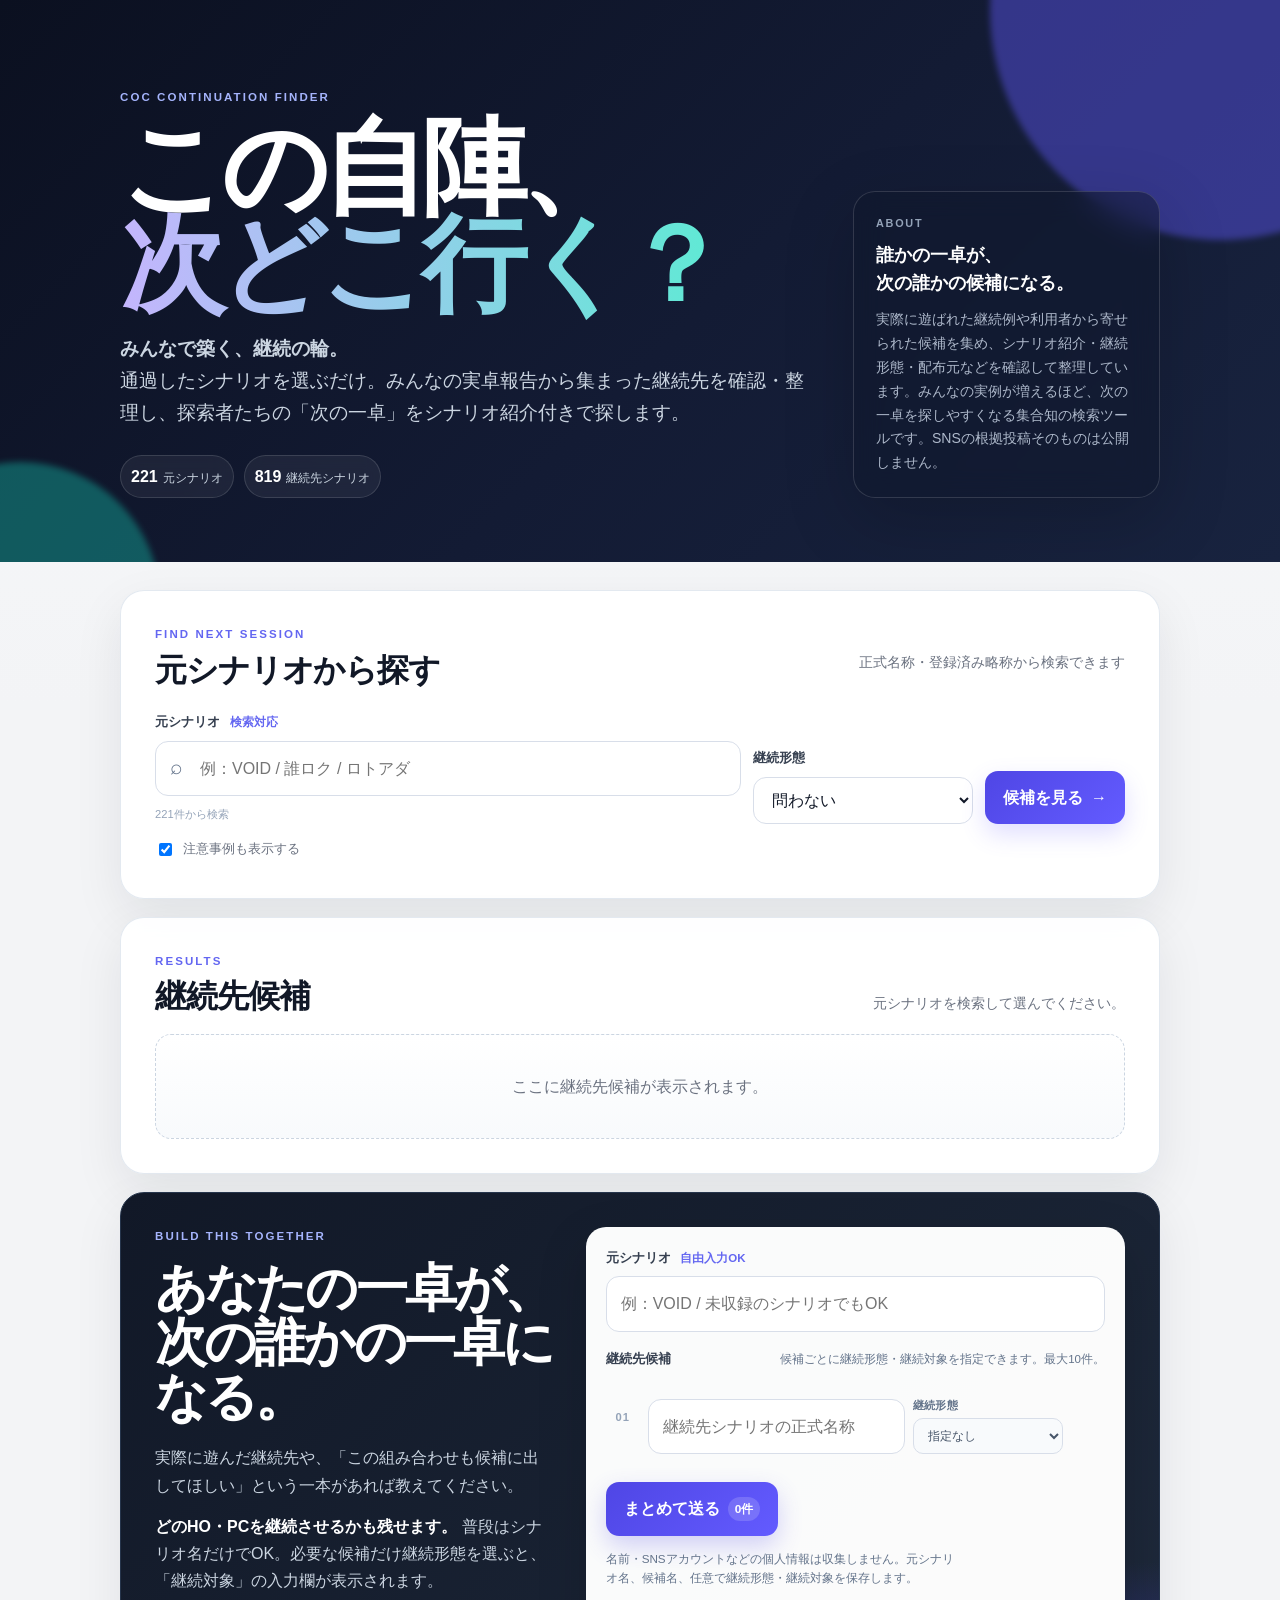
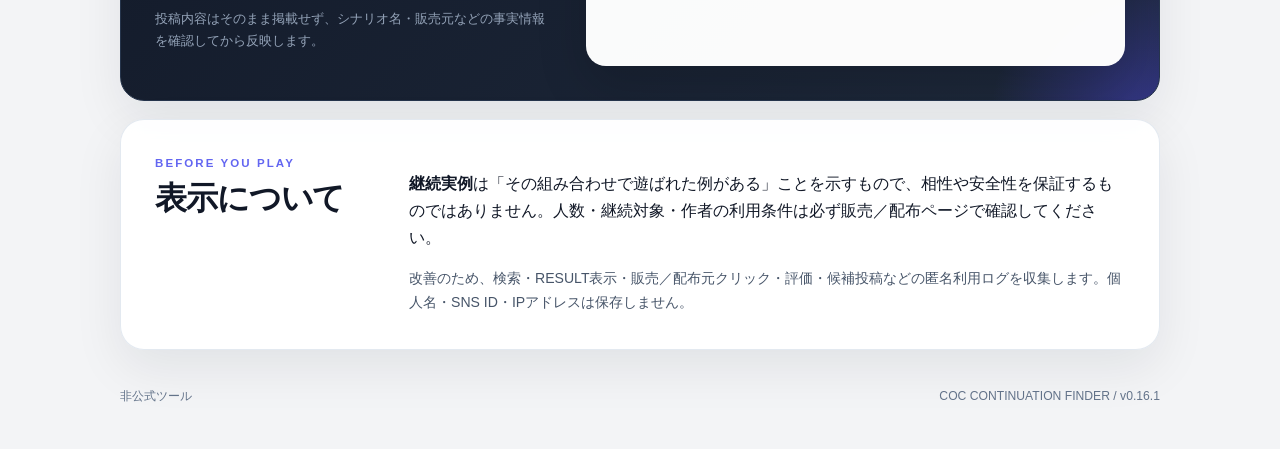
<file: index.html>
<!doctype html>
<html lang="ja">
<head>
<meta charset="utf-8">
<meta name="viewport" content="width=device-width,initial-scale=1">
<title>この自陣、次どこ行く？｜CoC継続先検索</title>
<meta name="description" content="みんなで築く、継続の輪。通過したCoCシナリオから、みんなの実卓報告を集めて確認・整理した継続先をシナリオ紹介付きで探します。">
<meta name="theme-color" content="#111827">
<meta property="og:title" content="この自陣、次どこ行く？">
<meta property="og:description" content="みんなで築く、継続の輪。誰かの一卓から集まった継続先を、次の一卓へ。">
<meta property="og:type" content="website">
<meta property="og:url" content="https://kanjiki.github.io/coc-continuation-finder/">
<meta name="twitter:card" content="summary">
<link rel="canonical" href="https://kanjiki.github.io/coc-continuation-finder/">
<link rel="stylesheet" href="styles.css?v=0.15.1"><link rel="stylesheet" href="source-search.css?v=0.15.1"><link rel="stylesheet" href="request-scope.css?v=0.15.1"><link rel="stylesheet" href="recommendation-feedback.css?v=0.15.1">
<script defer src="config.js?v=0.15.1"></script><script defer src="data/sources.js?v=0.15.1"></script><script defer src="data/part1.js?v=0.15.1"></script><script defer src="data/part2.js?v=0.15.1"></script><script defer src="data/part3.js?v=0.15.1"></script><script defer src="data/part4.js?v=0.15.1"></script><script defer src="data/part5.js?v=0.15.1"></script><script defer src="data/custom.js?v=0.15.1"></script><script defer src="app.js?v=0.15.1"></script><script defer src="stats.js?v=0.15.2"></script><script defer src="lazy-sync.js?v=0.16.1"></script><script defer src="request-scope.js?v=0.15.1"></script><script defer src="recommendation-feedback.js?v=0.15.1"></script><script defer src="analytics.js?v=0.15.1"></script>
</head>
<body>
<div id="testBanner" class="test hidden">FRIEND TEST — 使い勝手を率直に教えてください。</div>
<header class="site-hero"><div class="wrap hero-grid"><div class="hero-copy"><p class="eyebrow">COC CONTINUATION FINDER</p><h1>この自陣、<br><span>次どこ行く？</span></h1><p class="hero-lead"><strong>みんなで築く、継続の輪。</strong><br>通過したシナリオを選ぶだけ。みんなの実卓報告から集まった継続先を確認・整理し、探索者たちの「次の一卓」をシナリオ紹介付きで探します。</p><div id="heroStats" class="hero-stats" aria-label="収録データ概要"></div></div><aside class="hero-card"><p class="hero-card-label">ABOUT</p><strong>誰かの一卓が、<br>次の誰かの候補になる。</strong><p>実際に遊ばれた継続例や利用者から寄せられた候補を集め、シナリオ紹介・継続形態・配布元などを確認して整理しています。みんなの実例が増えるほど、次の一卓を探しやすくなる集合知の検索ツールです。SNSの根拠投稿そのものは公開しません。</p></aside></div></header>
<main class="wrap main-stack">
<section class="panel search-panel"><div class="section-head"><div><p class="section-kicker">FIND NEXT SESSION</p><h2>元シナリオから探す</h2></div><p class="section-note">正式名称・登録済み略称から検索できます</p></div><div class="searchrow"><label class="field source-search-field"><span>元シナリオ <em>検索対応</em></span><div class="source-picker"><div class="source-input-wrap"><span class="source-search-icon" aria-hidden="true">⌕</span><input id="sourceSearch" type="search" maxlength="160" autocomplete="off" placeholder="例：VOID / 誰ロク / ロトアダ" aria-controls="sourceResults" aria-expanded="false"><button id="sourceClear" class="source-clear hidden" type="button" aria-label="検索をクリア">×</button></div><div id="sourceResults" class="source-results hidden" role="listbox" aria-label="元シナリオ検索結果"></div></div><small id="sourceSearchMeta" class="source-search-meta"></small><select id="source" class="source-native" aria-hidden="true" tabindex="-1"><option value="">正式名称を選択</option></select></label><label class="field"><span>継続形態</span><select id="scope"><option value="">問わない</option><option value="group">自陣全員・複数人</option><option value="pair">ペア（PC＋PC）</option><option value="tie">タイマン（KPC＋PC）</option><option value="solo">1人・HO単位</option></select></label><button id="go" class="primary-action" type="button">候補を見る <span aria-hidden="true">→</span></button></div><label class="check"><input type="checkbox" id="caution" checked> 注意事例も表示する</label></section>
<section class="panel results-panel"><div class="resulthead"><div><p class="section-kicker">RESULTS</p><h2>継続先候補</h2></div><span id="summary" class="muted">元シナリオを検索して選んでください。</span></div><div id="results" class="empty">ここに継続先候補が表示されます。</div></section>
<section id="requestPanel" class="panel contribute-panel"><div class="contribute-copy"><p class="section-kicker light">BUILD THIS TOGETHER</p><h2>あなたの一卓が、<br>次の誰かの一卓になる。</h2><p>実際に遊んだ継続先や、「この組み合わせも候補に出してほしい」という一本があれば教えてください。</p><p><strong>どのHO・PCを継続させるかも残せます。</strong> 普段はシナリオ名だけでOK。必要な候補だけ継続形態を選ぶと、「継続対象」の入力欄が表示されます。</p><p class="contribute-small">投稿内容はそのまま掲載せず、シナリオ名・販売元などの事実情報を確認してから反映します。</p></div><div class="contribute-form"><label class="field"><span>元シナリオ <em>自由入力OK</em></span><input id="requestSource" type="text" list="requestSourceList" maxlength="160" autocomplete="off" placeholder="例：VOID / 未収録のシナリオでもOK"></label><datalist id="requestSourceList"></datalist><div class="field candidate-fieldset"><div class="field-title"><span>継続先候補</span><small>候補ごとに継続形態・継続対象を指定できます。最大10件。</small></div><div id="candidateFields" class="candidate-fields"></div></div><div class="request-actions"><button id="sendRequest" class="contribute-button" type="button">まとめて送る <span id="requestCount">0件</span></button><p id="requestStatus" class="request-status" aria-live="polite"></p></div><p class="privacy-note">名前・SNSアカウントなどの個人情報は収集しません。元シナリオ名、候補名、任意で継続形態・継続対象を保存します。</p></div></section>
<section id="feedback" class="panel feedback-panel hidden"><p class="section-kicker">FRIEND TEST</p><h2>30秒だけ感想</h2><p class="muted">この形式を今後使いたいですか？</p><div class="choices"><button data-intent="ぜひ使いたい">ぜひ使いたい</button><button data-intent="条件次第">条件次第</button><button data-intent="使わない">使わない</button></div><textarea id="comment" rows="3" placeholder="迷った点、足りない情報など（任意）"></textarea><button id="sendFeedback" type="button">回答文をコピー</button><p id="feedbackStatus" class="muted"></p></section>
<section class="panel note-panel"><div><p class="section-kicker">BEFORE YOU PLAY</p><h2>表示について</h2></div><div><p><b>継続実例</b>は「その組み合わせで遊ばれた例がある」ことを示すもので、相性や安全性を保証するものではありません。人数・継続対象・作者の利用条件は必ず販売／配布ページで確認してください。</p><p class="muted">改善のため、検索・RESULT表示・販売／配布元クリック・評価・候補投稿などの匿名利用ログを収集します。個人名・SNS ID・IPアドレスは保存しません。</p></div></section>
</main>
<footer class="wrap footer-inner"><span>非公式ツール</span><span>COC CONTINUATION FINDER / v0.16.1</span></footer><div id="toast" class="toast"></div>
</body></html>
</file>
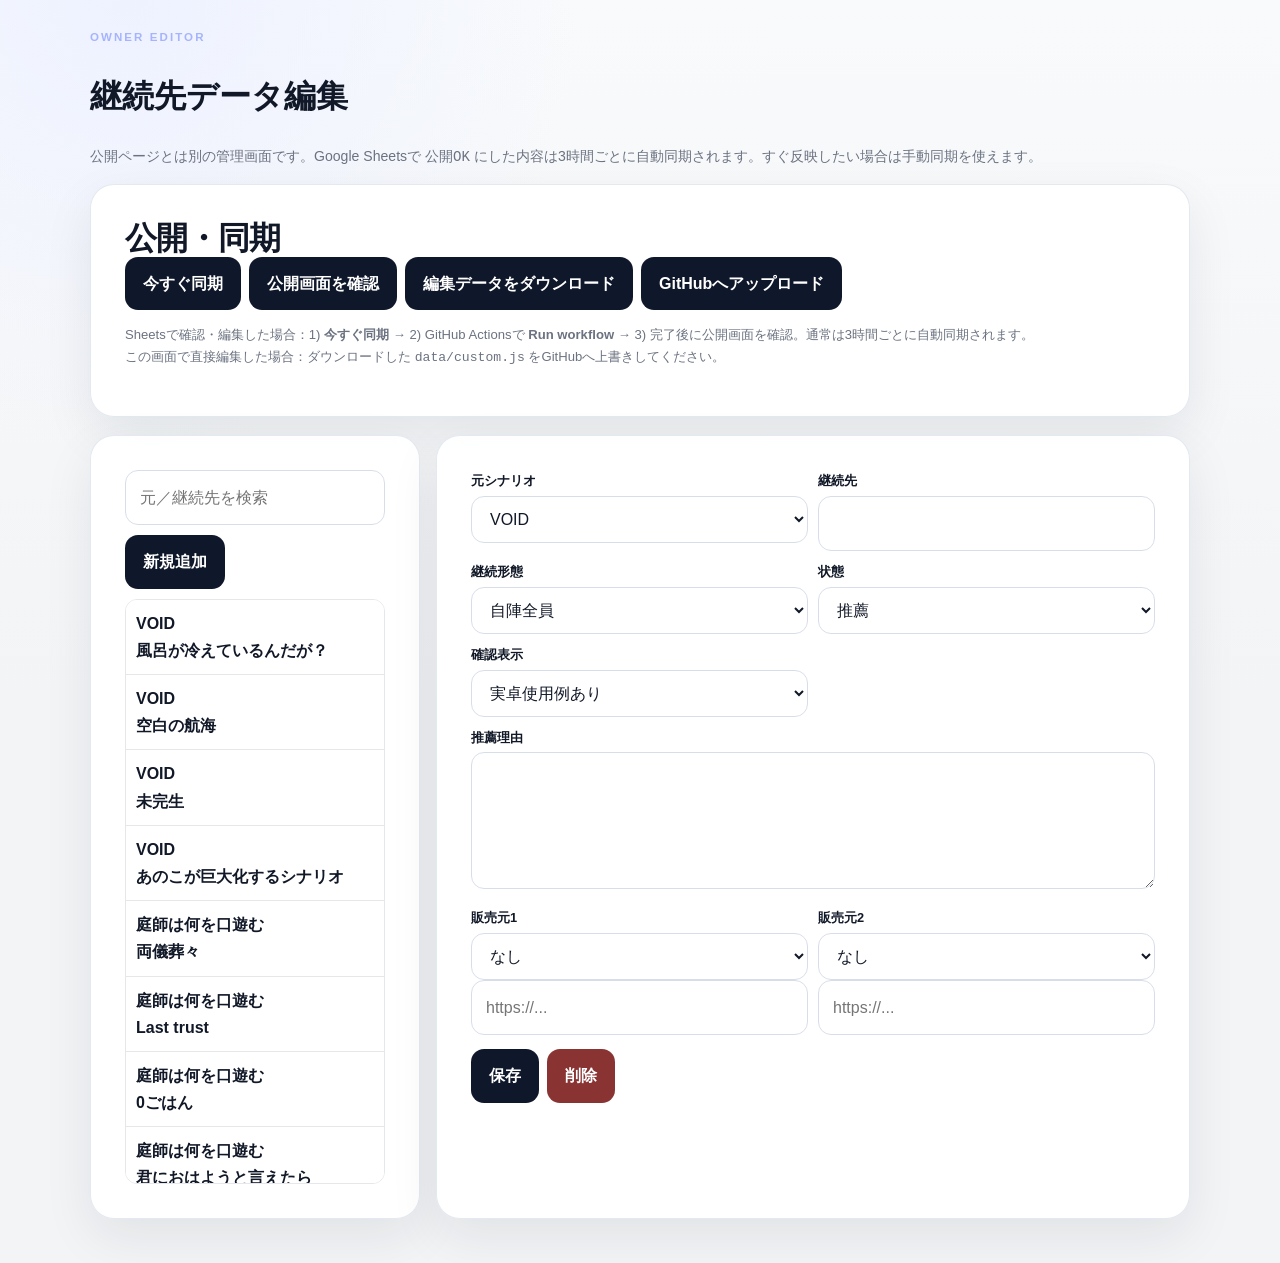
<file: manage.html>
<!doctype html><html lang="ja"><head><meta charset="utf-8"><meta name="viewport" content="width=device-width,initial-scale=1"><title>継続先データ編集</title><meta name="robots" content="noindex,nofollow"><link rel="stylesheet" href="styles.css"><style>.admin{width:min(1100px,calc(100% - 24px));margin:28px auto}.grid{display:grid;grid-template-columns:330px 1fr;gap:16px}.list{max-height:65vh;overflow:auto;border:1px solid var(--line);border-radius:12px}.item{display:block;width:100%;text-align:left;background:#fff;color:var(--ink);border:0;border-bottom:1px solid var(--line);border-radius:0;padding:10px}.item.active{background:var(--soft)}.form{display:grid;grid-template-columns:1fr 1fr;gap:10px}.wide{grid-column:1/-1}.form label{display:block;font-size:.8rem;font-weight:700;margin-bottom:4px}.toolbar{display:flex;gap:8px;flex-wrap:wrap}.toolbar button,.toolbar a{width:auto}.danger{background:#8a3333!important}.help{font-size:.82rem;color:var(--muted)}@media(max-width:760px){.grid{grid-template-columns:1fr}.list{max-height:280px}.form{grid-template-columns:1fr}.wide{grid-column:auto}}</style><script defer src="data/sources.js"></script><script defer src="data/part1.js"></script><script defer src="data/part2.js"></script><script defer src="data/part3.js"></script><script defer src="data/part4.js"></script><script defer src="data/part5.js"></script><script defer src="data/custom.js"></script><script defer src="manage.js"></script></head><body><main class="admin"><p class="eyebrow">OWNER EDITOR</p><h1>継続先データ編集</h1><p class="muted">公開ページとは別の管理画面です。Google Sheetsで <code>公開OK</code> にした内容は3時間ごとに自動同期されます。すぐ反映したい場合は手動同期を使えます。</p><section class="panel"><h2>公開・同期</h2><div class="toolbar"><a class="button" href="https://github.com/kanjiki/coc-continuation-finder/actions/workflows/sync-sheet.yml" target="_blank" rel="noopener">今すぐ同期</a><a class="button" href="./" target="_blank">公開画面を確認</a><button id="download">編集データをダウンロード</button><a class="button" id="upload" href="https://github.com/kanjiki/coc-continuation-finder/upload/main/data" target="_blank">GitHubへアップロード</a></div><p class="help">Sheetsで確認・編集した場合：1) <b>今すぐ同期</b> → 2) GitHub Actionsで <b>Run workflow</b> → 3) 完了後に公開画面を確認。通常は3時間ごとに自動同期されます。<br>この画面で直接編集した場合：ダウンロードした <code>data/custom.js</code> をGitHubへ上書きしてください。</p></section><div class="grid"><section class="panel"><input id="filter" type="text" placeholder="元／継続先を検索"><div class="toolbar" style="margin:10px 0"><button id="new">新規追加</button></div><div id="list" class="list"></div></section><section class="panel"><div class="form"><div><label>元シナリオ</label><select id="src"></select></div><div><label>継続先</label><input id="target" type="text"></div><div><label>継続形態</label><select id="scope"><option>自陣全員</option><option>自陣全員／複数人</option><option>複数人</option><option>ペア</option><option>1人／HO単位</option><option>指定なし</option></select></div><div><label>状態</label><select id="status"><option>推薦</option><option>注意</option></select></div><div><label>確認表示</label><select id="evidence"><option>実卓完走例あり</option><option>実卓使用例あり</option><option>公式情報あり</option><option>継続実例あり</option><option>利用時要確認</option></select></div><div></div><div class="wide"><label>推薦理由</label><textarea id="reason" rows="4"></textarea></div><div><label>販売元1</label><select id="p1"><option value="">なし</option><option>BOOTH</option><option>pixiv</option><option>TALTO</option><option>その他</option></select><input id="u1" type="url" placeholder="https://..."></div><div><label>販売元2</label><select id="p2"><option value="">なし</option><option>BOOTH</option><option>pixiv</option><option>TALTO</option><option>その他</option></select><input id="u2" type="url" placeholder="https://..."></div></div><div class="toolbar" style="margin-top:14px"><button id="save">保存</button><button id="remove" class="danger">削除</button></div><p id="msg" class="help"></p></section></div></main></body></html>
</file>
<file: styles.css>
:root{--bg:#f3f4f6;--paper:#ffffff;--ink:#111827;--muted:#6b7280;--line:#e5e7eb;--accent:#635bff;--accent2:#14b8a6;--navy:#0f172a;--soft:#f8fafc;--good:#e8f7ef;--good-ink:#166534;--warn:#fff4dc;--warn-ink:#92400e;--shadow:0 18px 50px rgba(15,23,42,.08)}*{box-sizing:border-box}html{scroll-behavior:smooth}body{margin:0;background:radial-gradient(circle at 10% 0,#eef2ff 0,transparent 28rem),linear-gradient(#f8fafc,#f3f4f6 44rem);color:var(--ink);font-family:-apple-system,BlinkMacSystemFont,"Segoe UI","Noto Sans JP",sans-serif;line-height:1.7}.wrap{width:min(1040px,calc(100% - 28px));margin:auto}.hidden{display:none!important}.invisible{visibility:hidden}.test{position:sticky;top:0;z-index:20;background:#111827;color:#fff;text-align:center;padding:8px 14px;font-size:.78rem;font-weight:800;letter-spacing:.08em}.site-hero{position:relative;overflow:hidden;background:linear-gradient(135deg,#0b1020 0%,#131b34 55%,#18233f 100%);color:#fff}.site-hero:before,.site-hero:after{content:"";position:absolute;border-radius:999px;filter:blur(3px);opacity:.42}.site-hero:before{width:460px;height:460px;background:#635bff;right:-170px;top:-220px}.site-hero:after{width:280px;height:280px;background:#14b8a6;left:-120px;bottom:-180px}.hero-grid{position:relative;z-index:1;display:grid;grid-template-columns:minmax(0,1.45fr) minmax(280px,.65fr);gap:48px;align-items:end;padding:76px 0 64px}.eyebrow,.section-kicker{font-size:.72rem;letter-spacing:.18em;font-weight:900;text-transform:uppercase}.eyebrow{color:#a5b4fc}.hero-copy h1{font-size:clamp(3.2rem,9vw,6.6rem);line-height:.92;letter-spacing:-.065em;margin:.3rem 0 1.25rem;font-weight:900}.hero-copy h1 span{background:linear-gradient(90deg,#c4b5fd,#5eead4);-webkit-background-clip:text;background-clip:text;color:transparent}.hero-lead{max-width:720px;color:#cbd5e1;font-size:clamp(1rem,2.1vw,1.18rem);margin:0}.hero-stats{display:flex;gap:10px;flex-wrap:wrap;margin-top:26px}.hero-stats span{display:inline-flex;align-items:baseline;gap:5px;padding:7px 10px;border:1px solid rgba(255,255,255,.13);background:rgba(255,255,255,.06);border-radius:999px;color:#cbd5e1;font-size:.78rem;backdrop-filter:blur(8px)}.hero-stats b{font-size:1rem;color:#fff}.hero-card{border:1px solid rgba(255,255,255,.14);background:rgba(15,23,42,.5);padding:22px;border-radius:22px;box-shadow:0 22px 70px rgba(0,0,0,.18);backdrop-filter:blur(14px)}.hero-card-label{font-size:.68rem;letter-spacing:.16em;color:#94a3b8;font-weight:900;margin:0 0 9px}.hero-card strong{display:block;font-size:1.14rem;line-height:1.5}.hero-card p:last-child{color:#aeb9cb;font-size:.88rem;margin:12px 0 0}.main-stack{padding:28px 0 8px}.panel{background:rgba(255,255,255,.94);border:1px solid rgba(226,232,240,.95);border-radius:24px;padding:clamp(20px,4vw,34px);margin-bottom:18px;box-shadow:var(--shadow);backdrop-filter:blur(10px)}.section-head,.resulthead{display:flex;justify-content:space-between;gap:18px;align-items:flex-end}.section-kicker{color:#6366f1;margin:0 0 6px}.section-kicker.light{color:#a5b4fc}.panel h2{font-size:clamp(1.45rem,3vw,2rem);line-height:1.2;letter-spacing:-.035em;margin:0}.section-note,.muted{color:var(--muted);font-size:.88rem}.searchrow{display:grid;grid-template-columns:minmax(0,1fr) 220px auto;gap:12px;align-items:end;margin-top:22px}.field{display:grid;gap:7px}.field>span,.field-title>span{font-size:.82rem;font-weight:800;color:#374151}.field em{font-style:normal;color:#6366f1;margin-left:6px;font-size:.72rem}.field-title{display:flex;justify-content:space-between;gap:10px;align-items:baseline}.field-title small{font-size:.72rem;color:#64748b}select,button,textarea,input{font:inherit}select,textarea,input[type="text"],input[type="url"]{width:100%;border:1px solid #d8dee9;border-radius:13px;background:#fff;padding:13px 14px;color:var(--ink);outline:0;transition:border-color .18s,box-shadow .18s,transform .18s}select:focus,textarea:focus,input:focus{border-color:#818cf8;box-shadow:0 0 0 4px rgba(99,102,241,.12)}button,.button{border:0;border-radius:13px;padding:13px 18px;background:var(--navy);color:#fff;font-weight:800;cursor:pointer;text-decoration:none;display:inline-flex;align-items:center;justify-content:center;gap:8px;transition:transform .18s,filter .18s,box-shadow .18s}button:hover,.button:hover{filter:brightness(1.05);transform:translateY(-1px)}button:disabled{opacity:.55;cursor:wait;transform:none}.primary-action{min-height:50px;background:linear-gradient(135deg,#4f46e5,#635bff);box-shadow:0 10px 24px rgba(99,91,255,.2)}.check{display:inline-flex;gap:8px;align-items:center;margin-top:14px;color:var(--muted);font-size:.84rem}.results-panel{overflow:hidden}.empty{text-align:center;border:1px dashed #cbd5e1;border-radius:16px;padding:38px 18px;color:var(--muted);margin-top:18px;background:linear-gradient(180deg,#fff,#f8fafc)}.cards{display:grid;grid-template-columns:repeat(2,minmax(0,1fr));gap:14px;margin-top:18px}.card{position:relative;border:1px solid #e2e8f0;border-radius:18px;padding:20px;background:linear-gradient(180deg,#fff,#fbfcfe);box-shadow:0 10px 26px rgba(15,23,42,.045);transition:transform .18s,box-shadow .18s,border-color .18s}.card:hover{transform:translateY(-2px);box-shadow:0 16px 38px rgba(15,23,42,.08);border-color:#c7d2fe}.card.caution{background:linear-gradient(180deg,#fffaf0,#fffbf5);border-color:#f2d6a3}.cardtop{display:flex;justify-content:space-between;gap:14px;align-items:flex-start}.card h3{margin:0;font-size:1.14rem;line-height:1.45;letter-spacing:-.01em}.status-dot{width:10px;height:10px;border-radius:999px;flex:0 0 auto;margin-top:7px;box-shadow:0 0 0 5px rgba(22,163,74,.08)}.status-dot.good{background:#22c55e}.status-dot.warn{background:#f59e0b;box-shadow:0 0 0 5px rgba(245,158,11,.1)}.badges{display:flex;gap:6px;flex-wrap:wrap;margin:11px 0}.badge{font-size:.7rem;padding:4px 8px;border-radius:999px;background:#eef2f7;color:#475569;font-weight:800}.badge.good{background:var(--good);color:var(--good-ink)}.badge.warn{background:var(--warn);color:var(--warn-ink)}.reason{margin:9px 0 15px;color:#475569;font-size:.92rem}.markets{display:flex;gap:7px;flex-wrap:wrap;align-items:center;border-top:1px solid #edf0f4;padding-top:12px}.markets b{font-size:.73rem;color:#64748b;margin-right:2px}.markets a{text-decoration:none;border:1px solid #d8dee9;background:#fff;border-radius:999px;padding:6px 10px;font-size:.76rem;font-weight:800;color:#334155;transition:border-color .18s,background .18s}.markets a:hover{border-color:#a5b4fc;background:#f5f7ff}.markets a span{margin-left:4px;color:#6366f1}.pending{font-size:.78rem;color:var(--muted)}.contribute-panel{display:grid;grid-template-columns:minmax(0,.85fr) minmax(0,1.15fr);gap:32px;background:linear-gradient(135deg,#111827 0%,#1e293b 100%);border-color:#26354c;color:#fff;overflow:hidden;position:relative}.contribute-panel:after{content:"";position:absolute;width:320px;height:320px;border-radius:50%;background:radial-gradient(circle,#4f46e5 0,transparent 70%);right:-150px;bottom:-180px;opacity:.45;pointer-events:none}.contribute-copy,.contribute-form{position:relative;z-index:1}.contribute-copy h2{font-size:clamp(2rem,4.6vw,3.25rem);line-height:1.05;margin:8px 0 20px;letter-spacing:-.055em}.contribute-copy p{color:#cbd5e1;margin:0 0 14px}.contribute-copy strong{color:#fff}.contribute-small{font-size:.8rem!important;color:#94a3b8!important}.contribute-form{background:rgba(255,255,255,.98);color:var(--ink);border-radius:20px;padding:20px;box-shadow:0 18px 50px rgba(0,0,0,.16)}.candidate-fieldset{margin-top:16px}.candidate-fields{display:grid;gap:8px;margin-top:9px}.candidate-row{display:grid;grid-template-columns:34px minmax(0,1fr) 34px;gap:8px;align-items:center}.candidate-number{font-size:.7rem;color:#94a3b8;font-weight:900;text-align:center;letter-spacing:.08em}.candidate-remove{width:34px;height:34px;padding:0;border-radius:10px;background:#f1f5f9;color:#64748b;font-size:1.1rem;box-shadow:none}.candidate-remove:hover{background:#e2e8f0;color:#111827}.request-actions{display:flex;align-items:center;gap:14px;flex-wrap:wrap;margin-top:18px}.contribute-button{background:linear-gradient(135deg,#4f46e5,#635bff);box-shadow:0 10px 24px rgba(79,70,229,.24)}.contribute-button span{display:inline-flex;min-width:32px;justify-content:center;background:rgba(255,255,255,.16);padding:2px 7px;border-radius:999px;font-size:.74rem}.contribute-button.ready{box-shadow:0 12px 30px rgba(79,70,229,.34)}.request-status{margin:0;color:#475569;font-size:.8rem}.privacy-note{margin:13px 0 0;color:#64748b;font-size:.73rem}.choices{display:flex;gap:8px;flex-wrap:wrap;margin:12px 0}.choices button{background:#eef2f7;color:var(--ink);box-shadow:none}.choices button.active{background:#111827;color:#fff}#comment{margin:4px 0 10px}.note-panel{display:grid;grid-template-columns:230px minmax(0,1fr);gap:24px;align-items:start}.note-panel p:last-child{margin:0;color:#475569}.footer-inner{display:flex;justify-content:space-between;gap:18px;padding:10px 0 42px;color:#64748b;font-size:.76rem}.toast{position:fixed;right:18px;bottom:18px;z-index:30;background:#111827;color:#fff;padding:11px 15px;border-radius:12px;box-shadow:0 14px 40px rgba(15,23,42,.22);opacity:0;pointer-events:none;transform:translateY(8px);transition:.2s}.toast.show{opacity:1;transform:translateY(0)}@media(max-width:860px){.hero-grid,.contribute-panel{grid-template-columns:1fr}.hero-card{max-width:580px}.cards{grid-template-columns:1fr}.note-panel{grid-template-columns:1fr}.contribute-panel{gap:20px}}@media(max-width:680px){.hero-grid{padding:56px 0 44px;gap:28px}.hero-copy h1{font-size:clamp(3rem,15vw,4.8rem)}.searchrow{grid-template-columns:1fr}.searchrow button{width:100%}.section-head,.resulthead{display:block}.section-note,.resulthead .muted{display:block;margin-top:7px}.field-title{display:block}.field-title small{display:block;margin-top:3px}.candidate-row{grid-template-columns:26px minmax(0,1fr) 32px}.contribute-form{padding:16px}.footer-inner{display:block}.footer-inner span{display:block;margin-top:3px}}
</file>
<file: source-search.css>
.source-search-field{min-width:0}.source-picker{position:relative}.source-input-wrap{position:relative}.source-input-wrap input[type="search"]{width:100%;min-height:50px;border:1px solid #d8dee9;border-radius:13px;background:#fff;padding:13px 44px;color:var(--ink);outline:0;transition:border-color .18s,box-shadow .18s}.source-input-wrap input[type="search"]:focus{border-color:#818cf8;box-shadow:0 0 0 4px rgba(99,102,241,.12)}.source-input-wrap input[type="search"]::-webkit-search-cancel-button{display:none}.source-search-icon{position:absolute;left:15px;top:50%;transform:translateY(-52%);z-index:1;color:#64748b;font-size:1.3rem;line-height:1;pointer-events:none}.source-clear{position:absolute;right:8px;top:50%;transform:translateY(-50%);width:34px;height:34px;padding:0;border-radius:10px;background:#f1f5f9;color:#64748b;box-shadow:none;font-size:1.05rem;z-index:2}.source-clear:hover{transform:translateY(-50%);filter:none;background:#e2e8f0;color:#111827}.source-results{position:absolute;z-index:15;top:calc(100% + 7px);left:0;right:0;max-height:330px;overflow:auto;padding:6px;background:rgba(255,255,255,.99);border:1px solid #dbe2ec;border-radius:15px;box-shadow:0 18px 45px rgba(15,23,42,.16);backdrop-filter:blur(12px)}.source-result{width:100%;display:flex;justify-content:space-between;align-items:center;gap:12px;padding:11px 12px;border-radius:10px;background:transparent;color:#172033;text-align:left;box-shadow:none}.source-result:hover,.source-result:focus{transform:none;filter:none;background:#f1f5ff;outline:none}.source-result span{font-weight:800;line-height:1.35}.source-result small{flex:0 0 auto;color:#94a3b8;font-size:.66rem;font-weight:800;letter-spacing:.04em}.source-nohit{padding:18px 12px;color:#64748b;font-size:.82rem;text-align:center}.source-search-meta{display:block;min-height:1.2em;margin-top:2px;color:#94a3b8;font-size:.7rem}.source-native{display:none!important}@media(max-width:680px){.source-results{max-height:280px}.source-result{align-items:flex-start}.source-result small{display:none}}
</file>
<file: request-scope.css>
.candidate-fields{gap:10px}.candidate-row{grid-template-columns:34px minmax(0,1fr) 34px;align-items:start;padding:10px 0;border-bottom:1px solid #eef2f7}.candidate-row:last-child{border-bottom:0}.candidate-main{display:grid;grid-template-columns:minmax(0,1fr) 150px;gap:8px;align-items:end}.candidate-scope-wrap{display:grid;gap:4px}.candidate-inline-label,.candidate-target-title{font-size:.68rem;font-weight:900;color:#64748b;letter-spacing:.02em}.candidate-scope-select{padding:9px 10px;border-radius:10px;font-size:.78rem;background:#f8fafc;color:#475569;border:1px solid #d8dee9}.candidate-detail-fields{grid-column:2/3;margin-top:8px;padding:11px 12px;border:1px solid #e2e8f0;border-radius:12px;background:#f8fafc}.candidate-target-title{margin-bottom:7px;color:#475569}.candidate-pair-fields,.candidate-tiebreak-fields{display:grid;grid-template-columns:repeat(2,minmax(0,1fr));gap:8px}.mini-field{display:grid;gap:5px}.mini-field>span{font-size:.7rem;font-weight:800;color:#64748b}.mini-field input{padding:9px 10px;border-radius:10px;font-size:.84rem}.candidate-number{padding-top:12px}.candidate-remove{margin-top:7px}.privacy-note{max-width:54ch}@media(max-width:680px){.candidate-row{grid-template-columns:24px minmax(0,1fr) 30px}.candidate-main{grid-template-columns:1fr}.candidate-scope-select{width:100%}.candidate-detail-fields{grid-column:2/3}.candidate-pair-fields,.candidate-tiebreak-fields{grid-template-columns:1fr}.candidate-remove{margin-top:8px}}
</file>
<file: recommendation-feedback.css>
@import url("source-search.css");
.special-note{display:flex;align-items:center;gap:8px;width:max-content;max-width:100%;margin:11px 0 8px;padding:7px 10px;border-radius:12px;font-size:.72rem;font-weight:900;letter-spacing:.02em}.special-note span{font-size:.66rem;letter-spacing:.08em}.special-note strong{font-size:.8rem}.special-note-r18{background:linear-gradient(135deg,#fff1f2,#ffe4e6);color:#9f1239;border:1px solid #fda4af;box-shadow:0 5px 14px rgba(190,24,93,.08)}.special-note-r18 span{color:#be123c}.special-note-r18 strong{display:inline-flex;align-items:center;justify-content:center;min-width:36px;padding:2px 7px;border-radius:999px;background:#be123c;color:#fff;letter-spacing:.06em}.recommendation-feedback{margin-top:14px;padding-top:14px;border-top:1px solid #edf0f4;display:grid;grid-template-columns:minmax(0,1fr) auto;gap:10px 14px;align-items:center}.recommendation-feedback-copy{display:grid;gap:1px}.recommendation-feedback-copy span{font-size:.78rem;font-weight:900;color:#334155}.recommendation-feedback-copy small{font-size:.68rem;color:#94a3b8}.recommendation-feedback-actions{display:flex;gap:7px;flex-wrap:wrap;justify-content:flex-end}.rec-vote{padding:7px 10px;border-radius:999px;background:#f8fafc;color:#475569;border:1px solid #dbe2ea;box-shadow:none;font-size:.72rem;font-weight:850;line-height:1}.rec-vote:hover{transform:translateY(-1px);background:#fff;border-color:#a5b4fc}.rec-vote-fit.selected{background:#e8f7ef;color:#166534;border-color:#bbdfc8}.rec-vote-doubt.selected{background:#fff4dc;color:#92400e;border-color:#f1d09a}.rec-vote:disabled{cursor:default;opacity:.8;transform:none}.recommendation-feedback-status{grid-column:1/-1;min-height:1em;font-size:.68rem;color:#64748b}.recommendation-feedback-status[data-state="success"]{color:#166534}.recommendation-feedback-status[data-state="error"]{color:#b91c1c}@media(max-width:560px){.recommendation-feedback{grid-template-columns:1fr}.recommendation-feedback-actions{justify-content:flex-start}.rec-vote{flex:1}}
</file>
